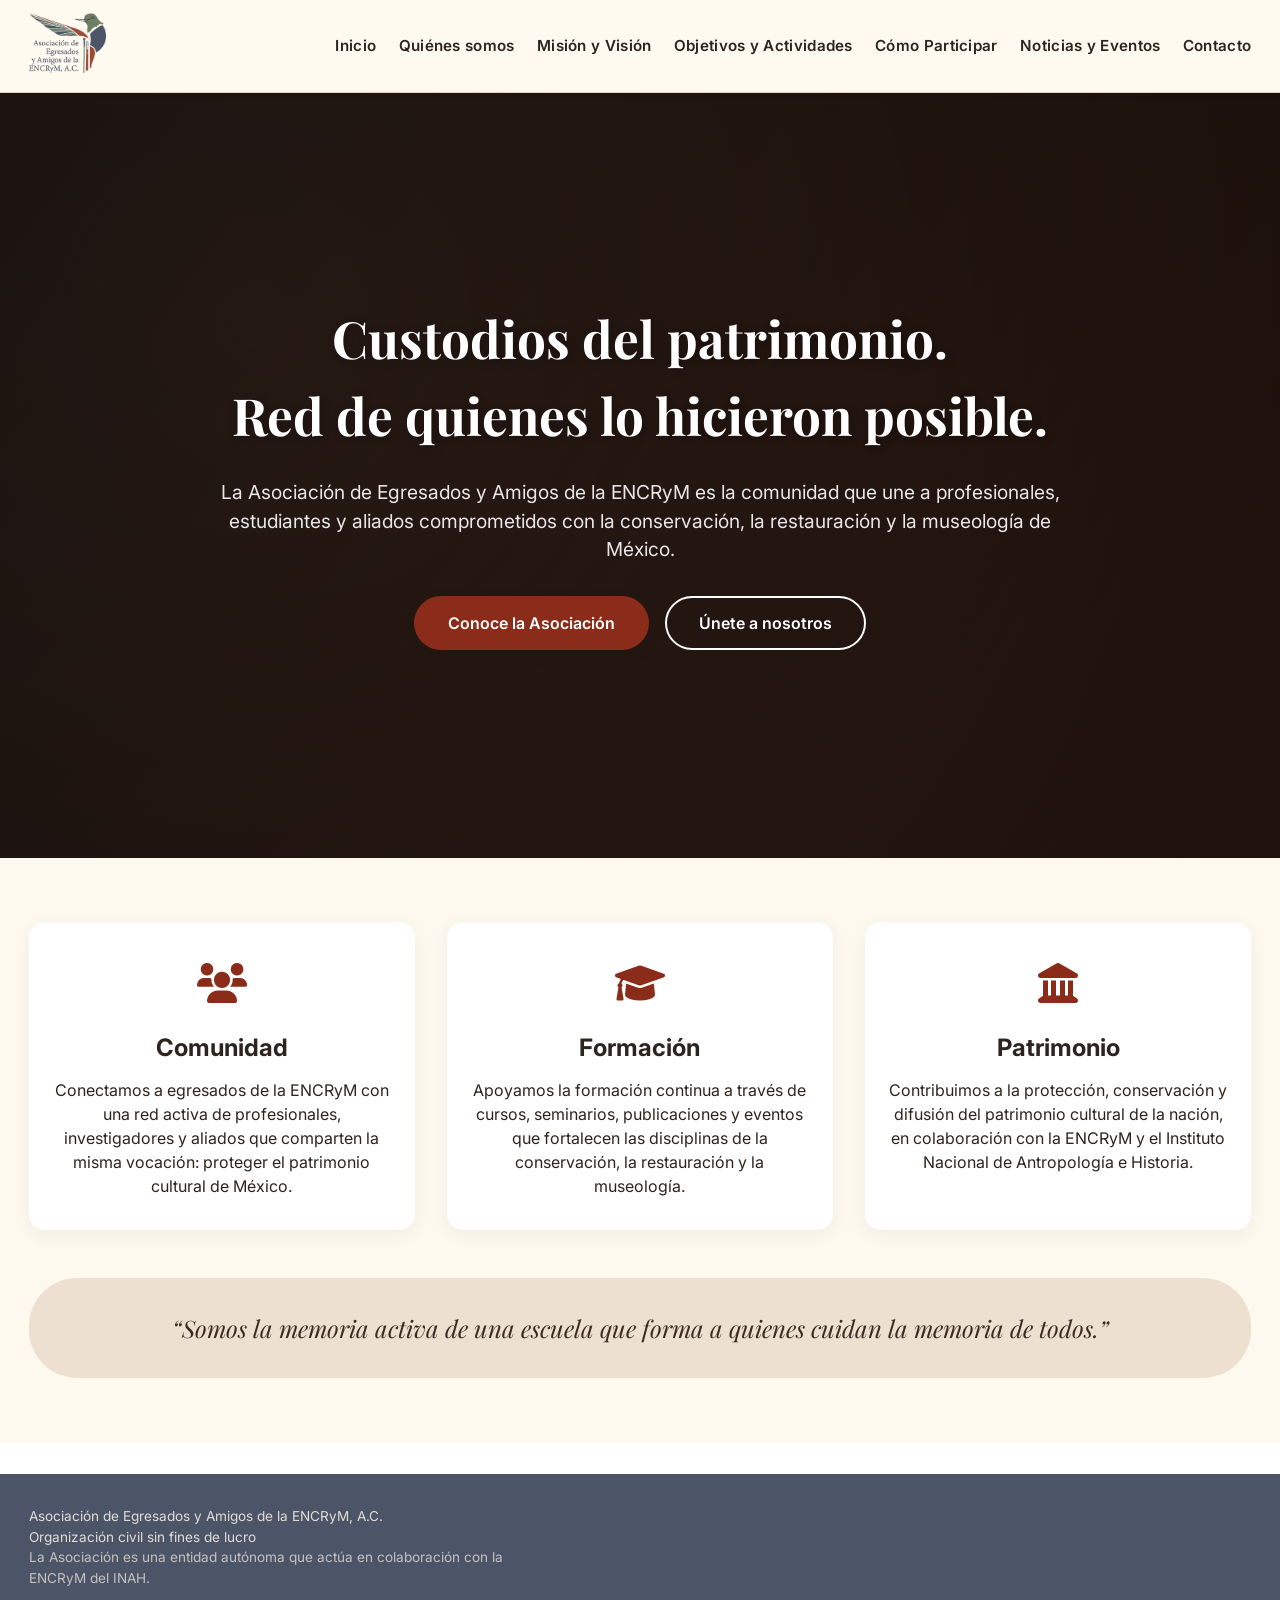
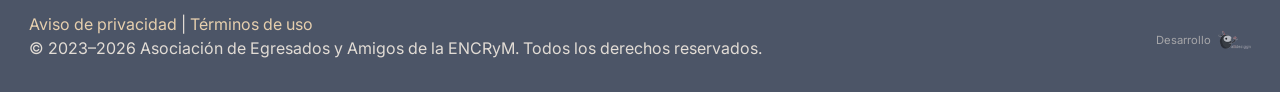
<file: index.html>
<!DOCTYPE html>
<html lang="es">
<head>
    <meta charset="UTF-8">
    <meta name="viewport" content="width=device-width, initial-scale=1.0">
    <title>Asociación de egresados y amigos de la ENCRyM, A.C. | Inicio</title>
    <link href="https://fonts.googleapis.com/css2?family=Inter:opsz,wght@14..32,300;400;500;600;700&family=Playfair+Display:wght@400;500;600;700&display=swap" rel="stylesheet">
    <link rel="stylesheet" href="https://cdnjs.cloudflare.com/ajax/libs/font-awesome/6.0.0-beta3/css/all.min.css">
    <link rel="stylesheet" href="styles.css">
    <meta property="og:title" content="Asociación de egresados y amigos de la ENCRyM, A.C." />
        <meta property="og:url" content="https://www." />
        <meta property="og:image" content="/assets/img/logo.png" />
        <link rel="icon" type="image/x-icon" href="assets/favicon.png" />
</head>
<body>
    <header class="site-header">
        <div class="container header-container">
            <div class="logo-area">
                <img src="logo.png" alt="Logo Asociación ENCRyM" class="header-logo">
                
                <div class="header-logo-container">
    
    
</div>


            </div>
            <button class="mobile-toggle" id="mobileToggle" aria-label="Menú"><i class="fas fa-bars"></i></button>
            <nav class="main-nav" id="mainNav">
                <ul class="nav-menu">
                    <li><a href="index.html" class="nav-link active">Inicio</a></li>
                    <li><a href="quienes.html" class="nav-link">Quiénes somos</a></li>
                    <li><a href="mision-vision.html" class="nav-link">Misión y Visión</a></li>
                    <li><a href="objetivos.html" class="nav-link">Objetivos y Actividades</a></li>
                    <li><a href="participar.html" class="nav-link">Cómo Participar</a></li>
                    <li><a href="noticias.html" class="nav-link">Noticias y Eventos</a></li>
                    <li><a href="contacto.html" class="nav-link">Contacto</a></li>
                </ul>
            </nav>
        </div>
    </header>

    <main>
        <section class="hero-section">
            <div class="hero-overlay"></div>
            <div class="container hero-content">
                <h1 class="hero-title">Custodios del patrimonio.<br>Red de quienes lo hicieron posible.</h1>
                <p class="hero-subtitle">La Asociación de Egresados y Amigos de la ENCRyM es la comunidad que une a profesionales, estudiantes y aliados comprometidos con la conservación, la restauración y la museología de México.</p>
                <div class="hero-buttons">
                    <a href="quienes.html" class="btn btn-primary">Conoce la Asociación</a>
                    <a href="participar.html" class="btn btn-outline-light">Únete a nosotros</a>
                </div>
            </div>
        </section>

        <section class="features-section">
            <div class="container">
                <div class="features-grid">
                    <div class="feature-card"><div class="feature-icon"><i class="fas fa-users"></i></div><h3>Comunidad</h3><p>Conectamos a egresados de la ENCRyM con una red activa de profesionales, investigadores y aliados que comparten la misma vocación: proteger el patrimonio cultural de México.</p></div>
                    <div class="feature-card"><div class="feature-icon"><i class="fas fa-graduation-cap"></i></div><h3>Formación</h3><p>Apoyamos la formación continua a través de cursos, seminarios, publicaciones y eventos que fortalecen las disciplinas de la conservación, la restauración y la museología.</p></div>
                    <div class="feature-card"><div class="feature-icon"><i class="fas fa-landmark"></i></div><h3>Patrimonio</h3><p>Contribuimos a la protección, conservación y difusión del patrimonio cultural de la nación, en colaboración con la ENCRyM y el Instituto Nacional de Antropología e Historia.</p></div>
                </div>
                <div class="feature-quote"><p>“Somos la memoria activa de una escuela que forma a quienes cuidan la memoria de todos.”</p></div>
            </div>
        </section>
    </main>

    <footer class="site-footer">
        <div class="container footer-content">
            <div class="footer-info">
                <p>Asociación de Egresados y Amigos de la ENCRyM, A.C.<br>Organización civil sin fines de lucro</p>
                <p class="legal-note">La Asociación es una entidad autónoma que actúa en colaboración con la ENCRyM del INAH.</p>
            </div>
            <div class="footer-links">
                <a href="#">Aviso de privacidad</a> | <a href="#">Términos de uso</a>
                <p class="copyright">© 2023–2026 Asociación de Egresados y Amigos de la ENCRyM. Todos los derechos reservados.</p>
            </div>
            <div class="footer-dev">
    <span class="dev-label">Desarrollo</span>
    <a href="mailto:alldessign.web@gmail.com"><img src="logo_f-02.png" alt="Logo ENCRyM" class="dev-logo"></a>
</div>


        </div>
    </footer>

    <script>
        const toggle = document.getElementById('mobileToggle');
        const nav = document.getElementById('mainNav');
        if(toggle) toggle.addEventListener('click', () => nav.classList.toggle('nav-open'));
        document.querySelectorAll('.nav-link').forEach(l => l.addEventListener('click', () => nav.classList.remove('nav-open')));
    </script>
</body>
</html>
</file>
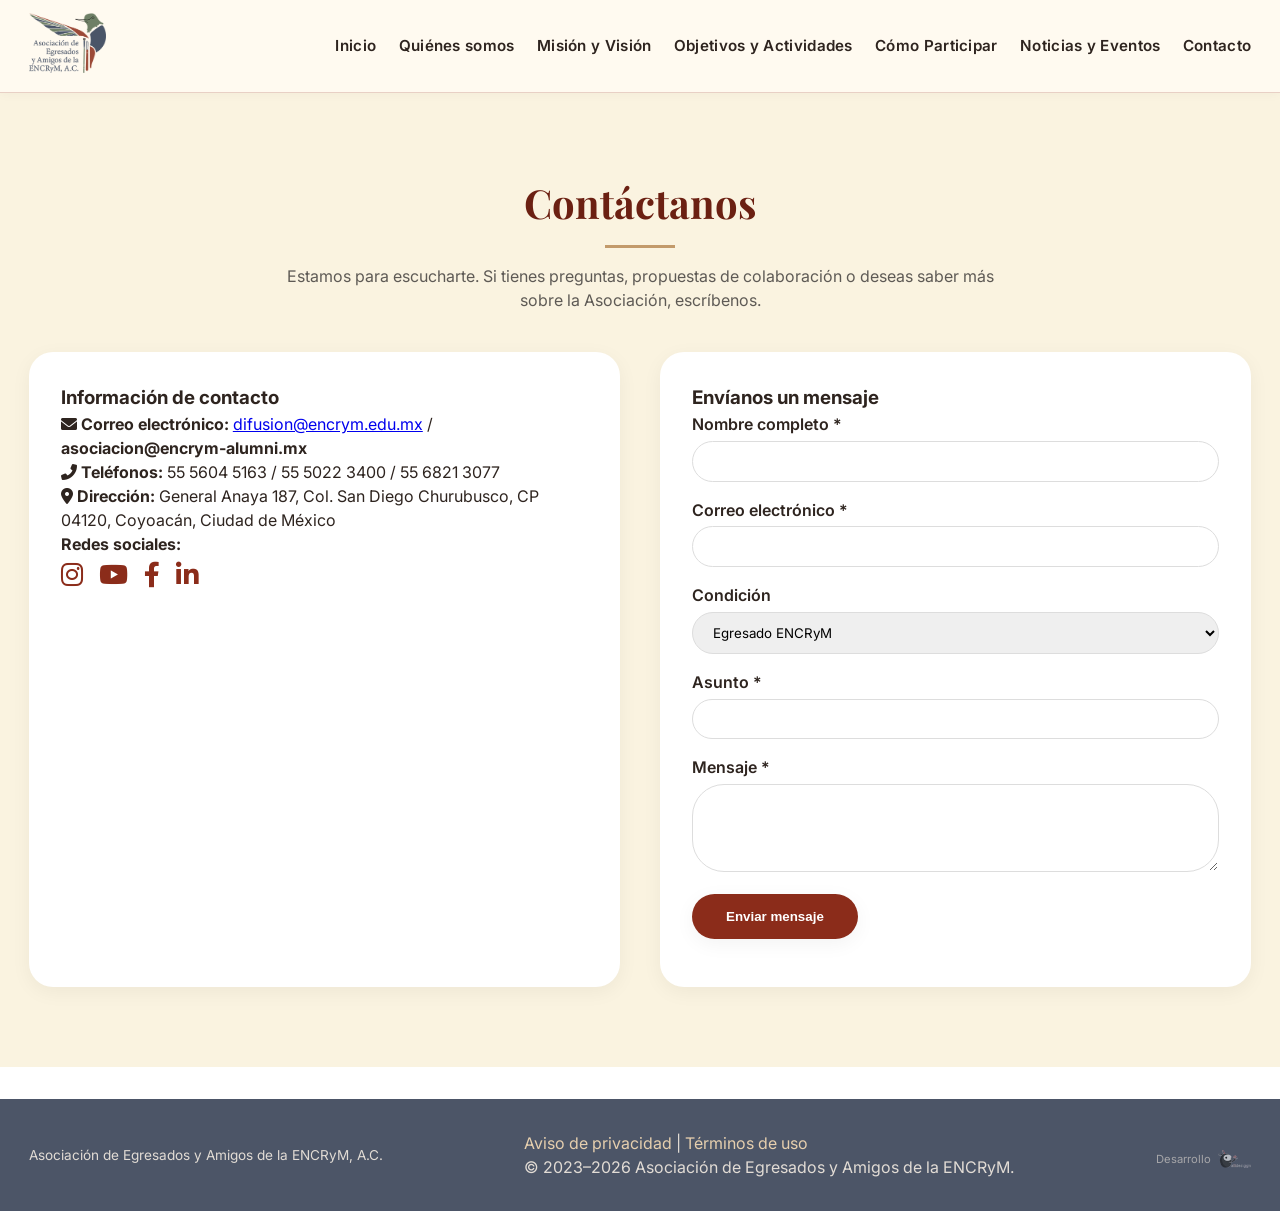
<file: contacto.html>
<!DOCTYPE html>
<html lang="es">
<head>
    <meta charset="UTF-8">
    <meta name="viewport" content="width=device-width, initial-scale=1.0">
    <title>Contacto | ENCRyM Egresados</title>
    <link href="https://fonts.googleapis.com/css2?family=Inter:wght@300;400;500;600;700&family=Playfair+Display:wght@400;500;600;700&display=swap" rel="stylesheet">
    <link rel="stylesheet" href="https://cdnjs.cloudflare.com/ajax/libs/font-awesome/6.0.0-beta3/css/all.min.css">
    <link rel="stylesheet" href="styles.css">
</head>
<body>
    <header class="site-header">
        <div class="container header-container">
            <div class="logo-area">
                <img src="logo.png" alt="Logo Asociación ENCRyM" class="header-logo">
                
                <div class="header-logo-container">
    
    
</div>


            </div>
            <button class="mobile-toggle" id="mobileToggle" aria-label="Menú"><i class="fas fa-bars"></i></button>
            <nav class="main-nav" id="mainNav">
                <ul class="nav-menu">
                    <li><a href="index.html" class="nav-link active">Inicio</a></li>
                    <li><a href="quienes.html" class="nav-link">Quiénes somos</a></li>
                    <li><a href="mision-vision.html" class="nav-link">Misión y Visión</a></li>
                    <li><a href="objetivos.html" class="nav-link">Objetivos y Actividades</a></li>
                    <li><a href="participar.html" class="nav-link">Cómo Participar</a></li>
                    <li><a href="noticias.html" class="nav-link">Noticias y Eventos</a></li>
                    <li><a href="contacto.html" class="nav-link">Contacto</a></li>
                </ul>
            </nav>
        </div>
    </header>
    <main>
        <section class="section-block bg-light-beige">
            <div class="container">
                <h2 class="section-title">Contáctanos</h2>
                <p class="section-subtitle">Estamos para escucharte. Si tienes preguntas, propuestas de colaboración o deseas saber más sobre la Asociación, escríbenos.</p>
                <div class="contact-grid">
                    <div class="contact-info"><h3>Información de contacto</h3><p><i class="fas fa-envelope"></i> <strong>Correo electrónico:</strong> <a href="mailto:difusion@encrym.edu.mx">difusion@encrym.edu.mx</a> / <strong>asociacion@encrym-alumni.mx</strong></p><p><i class="fas fa-phone-alt"></i> <strong>Teléfonos:</strong> 55 5604 5163 / 55 5022 3400 / 55 6821 3077</p><p><i class="fas fa-map-marker-alt"></i> <strong>Dirección:</strong> General Anaya 187, Col. San Diego Churubusco, CP 04120, Coyoacán, Ciudad de México</p><div class="social-media"><p><strong>Redes sociales:</strong></p><a href="https://www.instagram.com/encrym/" target="_blank"><i class="fab fa-instagram"></i></a><a href="https://www.youtube.com/@encrym_inah" target="_blank"><i class="fab fa-youtube"></i></a><a href="#"><i class="fab fa-facebook-f"></i></a><a href="#"><i class="fab fa-linkedin-in"></i></a></div></div>
                    
                   <div class="contact-form">
                        <h3>Envíanos un mensaje</h3>
                        <!-- FORMULARIO CON PHP -->
                        <form action="enviar.php" method="POST" id="contactForm">
                            <div class="form-group">
                                <label for="nombre">Nombre completo *</label>
                                <input type="text" id="nombre" name="nombre" required>
                            </div>
                            <div class="form-group">
                                <label for="email">Correo electrónico *</label>
                                <input type="email" id="email" name="email" required>
                            </div>
                            <div class="form-group">
                                <label for="condicion">Condición</label>
                                <select id="condicion" name="condicion">
                                    <option>Egresado ENCRyM</option>
                                    <option>Estudiante</option>
                                    <option>Docente</option>
                                    <option>Interesado general</option>
                                    <option>Institución u organización</option>
                                </select>
                            </div>
                            <div class="form-group">
                                <label for="asunto">Asunto *</label>
                                <input type="text" id="asunto" name="asunto" required>
                            </div>
                            <div class="form-group">
                                <label for="mensaje">Mensaje *</label>
                                <textarea id="mensaje" name="mensaje" rows="4" required></textarea>
                            </div>
                            <button type="submit" class="btn btn-primary">Enviar mensaje</button>
                            <div id="formFeedback" class="form-feedback"></div>
                        </form>
                    </div>
                </div>
            </div>
        </section>
    </main>

    <footer class="site-footer">
        <div class="container footer-content">
            <div class="footer-info">
                <p>Asociación de Egresados y Amigos de la ENCRyM, A.C.</p>
            </div>
            <div class="footer-links">
                <a href="#">Aviso de privacidad</a> | <a href="#">Términos de uso</a>
                <p class="copyright">© 2023–2026 Asociación de Egresados y Amigos de la ENCRyM.</p>
            </div>
            <!-- Crédito desarrollo -->
            <div class="footer-dev">
                <span class="dev-label">Desarrollo</span>
                <img src="logo_f-02.png" alt="Logo ENCRyM" class="dev-logo" style="height:18px;">
            </div>
        </div>
    </footer>

    <script>
        // Menú móvil
        const toggle = document.getElementById('mobileToggle');
        const nav = document.getElementById('mainNav');
        if(toggle) {
            toggle.addEventListener('click', () => nav.classList.toggle('nav-open'));
        }
        document.querySelectorAll('.nav-link').forEach(l => l.addEventListener('click', () => nav.classList.remove('nav-open')));

        // Mostrar mensaje de éxito o error según el parámetro URL (cuando PHP redirige de vuelta)
        const urlParams = new URLSearchParams(window.location.search);
        const status = urlParams.get('status');
        const feedbackDiv = document.getElementById('formFeedback');
        if (status === 'success') {
            feedbackDiv.innerHTML = '<span class="success-msg">¡Mensaje enviado con éxito! Pronto nos pondremos en contacto contigo.</span>';
            setTimeout(() => feedbackDiv.innerHTML = '', 6000);
        } else if (status === 'error') {
            feedbackDiv.innerHTML = '<span class="error-msg">Hubo un error al enviar el mensaje. Por favor intenta más tarde o escríbenos directamente a nuestro correo.</span>';
            setTimeout(() => feedbackDiv.innerHTML = '', 6000);
        }
    </script>
</body>
</html>
</file>
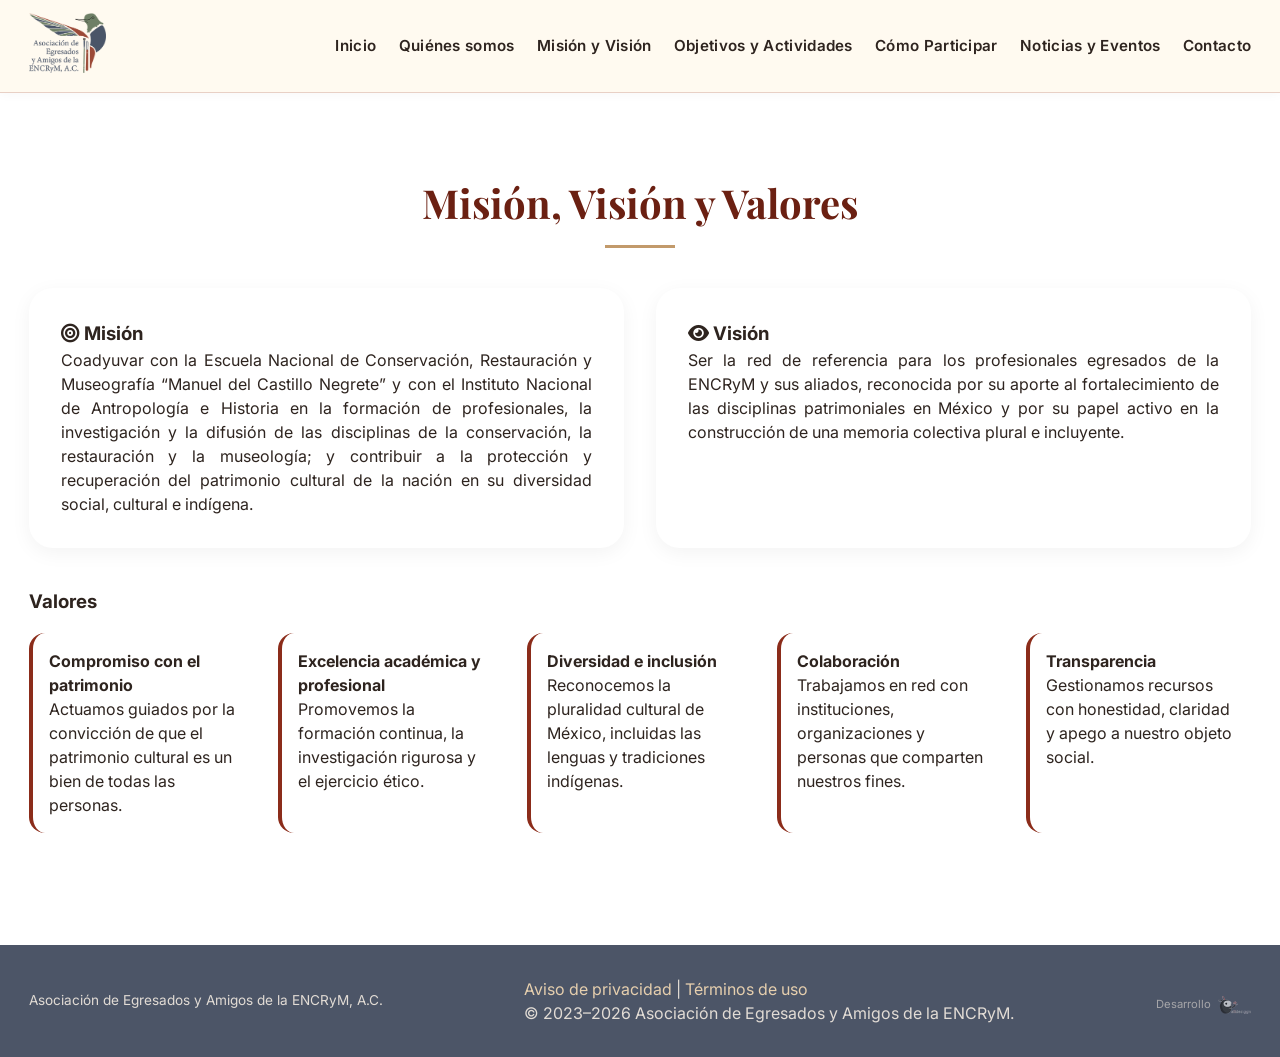
<file: mision-vision.html>
<!DOCTYPE html>
<html lang="es">
<head>
    <meta charset="UTF-8">
    <meta name="viewport" content="width=device-width, initial-scale=1.0">
    <title>Misión, Visión y Valores | ENCRyM Egresados</title>
    <link href="https://fonts.googleapis.com/css2?family=Inter:wght@300;400;500;600;700&family=Playfair+Display:wght@400;500;600;700&display=swap" rel="stylesheet">
    <link rel="stylesheet" href="https://cdnjs.cloudflare.com/ajax/libs/font-awesome/6.0.0-beta3/css/all.min.css">
    <link rel="stylesheet" href="styles.css">
</head>
<body>
    <header class="site-header">
        <div class="container header-container">
            <div class="logo-area">
                <img src="logo.png" alt="Logo Asociación ENCRyM" class="header-logo">
                
                <div class="header-logo-container">
    
    
</div>


            </div>
            <button class="mobile-toggle" id="mobileToggle" aria-label="Menú"><i class="fas fa-bars"></i></button>
            <nav class="main-nav" id="mainNav">
                <ul class="nav-menu">
                    <li><a href="index.html" class="nav-link active">Inicio</a></li>
                    <li><a href="quienes.html" class="nav-link">Quiénes somos</a></li>
                    <li><a href="mision-vision.html" class="nav-link">Misión y Visión</a></li>
                    <li><a href="objetivos.html" class="nav-link">Objetivos y Actividades</a></li>
                    <li><a href="participar.html" class="nav-link">Cómo Participar</a></li>
                    <li><a href="noticias.html" class="nav-link">Noticias y Eventos</a></li>
                    <li><a href="contacto.html" class="nav-link">Contacto</a></li>
                </ul>
            </nav>
        </div>
    </header>
    <main>
        <section class="section-block">
            <div class="container">
                <h2 class="section-title">Misión, Visión y Valores</h2>
                <div class="mision-vision-grid">
                    <div class="card-mv"><h3><i class="fas fa-bullseye"></i> Misión</h3><p class=justif>Coadyuvar con la Escuela Nacional de Conservación, Restauración y Museografía “Manuel del Castillo Negrete” y con el Instituto Nacional de Antropología e Historia en la formación de profesionales, la investigación y la difusión de las disciplinas de la conservación, la restauración y la museología; y contribuir a la protección y recuperación del patrimonio cultural de la nación en su diversidad social, cultural e indígena.</p></div>
                    <div class="card-mv"><h3><i class="fas fa-eye"></i> Visión</h3><p class=justif>Ser la red de referencia para los profesionales egresados de la ENCRyM y sus aliados, reconocida por su aporte al fortalecimiento de las disciplinas patrimoniales en México y por su papel activo en la construcción de una memoria colectiva plural e incluyente.</p></div>
                </div>
                <div class="valores"><h3>Valores</h3><div class="valores-grid"><div><strong>Compromiso con el patrimonio</strong><br>Actuamos guiados por la convicción de que el patrimonio cultural es un bien de todas las personas.</div><div><strong>Excelencia académica y profesional</strong><br>Promovemos la formación continua, la investigación rigurosa y el ejercicio ético.</div><div><strong>Diversidad e inclusión</strong><br>Reconocemos la pluralidad cultural de México, incluidas las lenguas y tradiciones indígenas.</div><div><strong>Colaboración</strong><br>Trabajamos en red con instituciones, organizaciones y personas que comparten nuestros fines.</div><div><strong>Transparencia</strong><br>Gestionamos recursos con honestidad, claridad y apego a nuestro objeto social.</div></div></div>
            </div>
        </section>
    </main>
    <footer class="site-footer"><div class="container footer-content"><div class="footer-info"><p>Asociación de Egresados y Amigos de la ENCRyM, A.C.</p></div><div class="footer-links"><a href="#">Aviso de privacidad</a> | <a href="#">Términos de uso</a><p class="copyright">© 2023–2026 Asociación de Egresados y Amigos de la ENCRyM.</p></div><div class="footer-dev">
    <span class="dev-label">Desarrollo</span>
    <a href="mailto:alldessign.web@gmail.com"><img src="logo_f-02.png" alt="Logo ENCRyM" class="dev-logo"></a></div></footer>
    <script>const toggle=document.getElementById('mobileToggle'),nav=document.getElementById('mainNav');toggle&&toggle.addEventListener('click',()=>nav.classList.toggle('nav-open'));document.querySelectorAll('.nav-link').forEach(l=>l.addEventListener('click',()=>nav.classList.remove('nav-open')));</script>
</body>
</html>
</file>
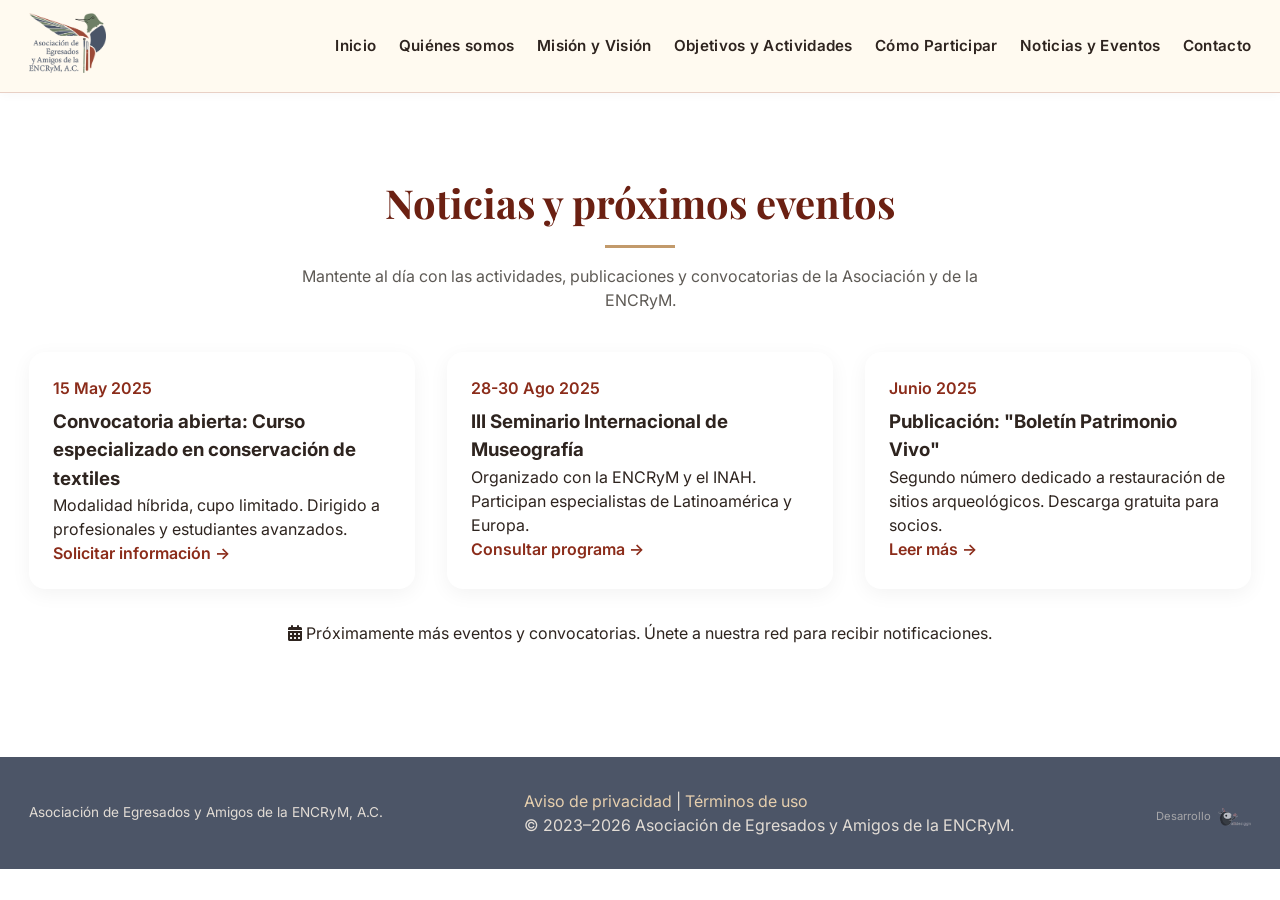
<file: noticias.html>
<!DOCTYPE html>
<html lang="es">
<head>
    <meta charset="UTF-8">
    <meta name="viewport" content="width=device-width, initial-scale=1.0">
    <title>Noticias y Eventos | ENCRyM Egresados</title>
    <link href="https://fonts.googleapis.com/css2?family=Inter:wght@300;400;500;600;700&family=Playfair+Display:wght@400;500;600;700&display=swap" rel="stylesheet">
    <link rel="stylesheet" href="https://cdnjs.cloudflare.com/ajax/libs/font-awesome/6.0.0-beta3/css/all.min.css">
    <link rel="stylesheet" href="styles.css">
</head>
<body>
    <header class="site-header">
        <div class="container header-container">
            <div class="logo-area">
                <img src="logo.png" alt="Logo Asociación ENCRyM" class="header-logo">
                
                <div class="header-logo-container">
    
    
</div>


            </div>
            <button class="mobile-toggle" id="mobileToggle" aria-label="Menú"><i class="fas fa-bars"></i></button>
            <nav class="main-nav" id="mainNav">
                <ul class="nav-menu">
                    <li><a href="index.html" class="nav-link active">Inicio</a></li>
                    <li><a href="quienes.html" class="nav-link">Quiénes somos</a></li>
                    <li><a href="mision-vision.html" class="nav-link">Misión y Visión</a></li>
                    <li><a href="objetivos.html" class="nav-link">Objetivos y Actividades</a></li>
                    <li><a href="participar.html" class="nav-link">Cómo Participar</a></li>
                    <li><a href="noticias.html" class="nav-link">Noticias y Eventos</a></li>
                    <li><a href="contacto.html" class="nav-link">Contacto</a></li>
                </ul>
            </nav>
        </div>
    </header>
    <main>
        <section class="section-block">
            <div class="container">
                <h2 class="section-title">Noticias y próximos eventos</h2>
                <p class="section-subtitle">Mantente al día con las actividades, publicaciones y convocatorias de la Asociación y de la ENCRyM.</p>
                <div class="noticias-grid"><article class="news-card"><div class="news-date">15 May 2025</div><h3>Convocatoria abierta: Curso especializado en conservación de textiles</h3><p>Modalidad híbrida, cupo limitado. Dirigido a profesionales y estudiantes avanzados.</p><a href="contacto.html" class="read-more">Solicitar información →</a></article><article class="news-card"><div class="news-date">28-30 Ago 2025</div><h3>III Seminario Internacional de Museografía</h3><p>Organizado con la ENCRyM y el INAH. Participan especialistas de Latinoamérica y Europa.</p><a href="contacto.html" class="read-more">Consultar programa →</a></article><article class="news-card"><div class="news-date">Junio 2025</div><h3>Publicación: "Boletín Patrimonio Vivo"</h3><p>Segundo número dedicado a restauración de sitios arqueológicos. Descarga gratuita para socios.</p><a href="#" class="read-more">Leer más →</a></article></div>
                <div class="notice-extra" style="margin-top:2rem; text-align:center"><i class="fas fa-calendar-alt"></i> Próximamente más eventos y convocatorias. Únete a nuestra red para recibir notificaciones.</div>
            </div>
        </section>
    </main>
    <footer class="site-footer"><div class="container footer-content"><div class="footer-info"><p>Asociación de Egresados y Amigos de la ENCRyM, A.C.</p></div><div class="footer-links"><a href="#">Aviso de privacidad</a> | <a href="#">Términos de uso</a><p class="copyright">© 2023–2026 Asociación de Egresados y Amigos de la ENCRyM.</p></div><div class="footer-dev">
    <span class="dev-label">Desarrollo</span>
    <a href="mailto:alldessign.web@gmail.com"><img src="logo_f-02.png" alt="Logo ENCRyM" class="dev-logo"></a></div></footer>
    <script>const toggle=document.getElementById('mobileToggle'),nav=document.getElementById('mainNav');toggle&&toggle.addEventListener('click',()=>nav.classList.toggle('nav-open'));document.querySelectorAll('.nav-link').forEach(l=>l.addEventListener('click',()=>nav.classList.remove('nav-open')));</script>
</body>
</html>
</file>
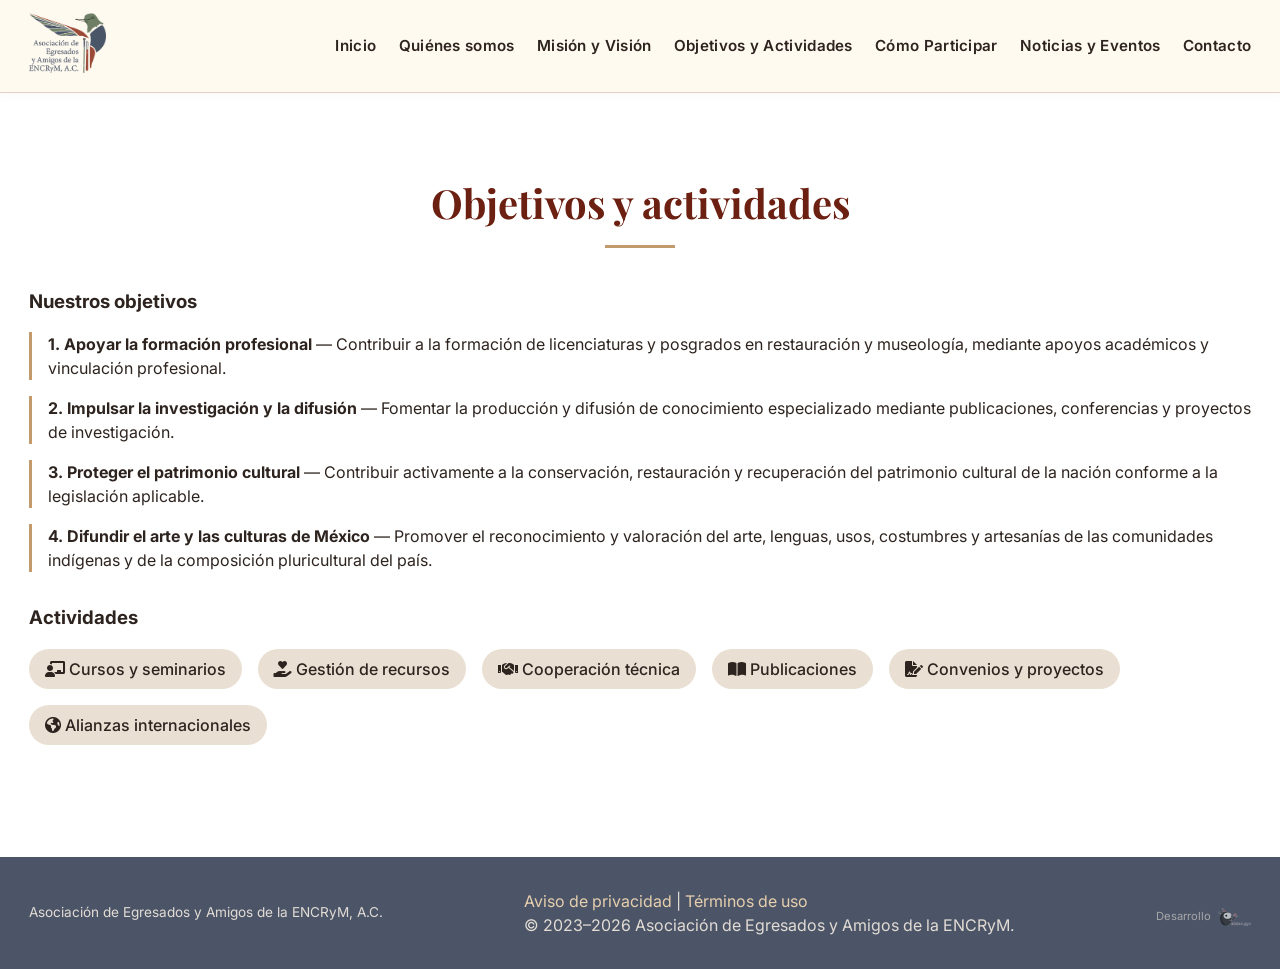
<file: objetivos.html>
<!DOCTYPE html>
<html lang="es">
<head>
    <meta charset="UTF-8">
    <meta name="viewport" content="width=device-width, initial-scale=1.0">
    <title>Objetivos y Actividades | ENCRyM Egresados</title>
    <link href="https://fonts.googleapis.com/css2?family=Inter:wght@300;400;500;600;700&family=Playfair+Display:wght@400;500;600;700&display=swap" rel="stylesheet">
    <link rel="stylesheet" href="https://cdnjs.cloudflare.com/ajax/libs/font-awesome/6.0.0-beta3/css/all.min.css">
    <link rel="stylesheet" href="styles.css">
</head>
<body>
    <header class="site-header">
        <div class="container header-container">
            <div class="logo-area">
                <img src="logo.png" alt="Logo Asociación ENCRyM" class="header-logo">
                
                <div class="header-logo-container">
    
    
</div>


            </div>
            <button class="mobile-toggle" id="mobileToggle" aria-label="Menú"><i class="fas fa-bars"></i></button>
            <nav class="main-nav" id="mainNav">
                <ul class="nav-menu">
                    <li><a href="index.html" class="nav-link active">Inicio</a></li>
                    <li><a href="quienes.html" class="nav-link">Quiénes somos</a></li>
                    <li><a href="mision-vision.html" class="nav-link">Misión y Visión</a></li>
                    <li><a href="objetivos.html" class="nav-link">Objetivos y Actividades</a></li>
                    <li><a href="participar.html" class="nav-link">Cómo Participar</a></li>
                    <li><a href="noticias.html" class="nav-link">Noticias y Eventos</a></li>
                    <li><a href="contacto.html" class="nav-link">Contacto</a></li>
                </ul>
            </nav>
        </div>
    </header>
    <main>
        <section class="section-block">
            <div class="container">
                <h2 class="section-title">Objetivos y actividades</h2>
                <div class="objetivos-lista"><h3>Nuestros objetivos</h3><ul><li><strong>1. Apoyar la formación profesional</strong> — Contribuir a la formación de licenciaturas y posgrados en restauración y museología, mediante apoyos académicos y vinculación profesional.</li><li><strong>2. Impulsar la investigación y la difusión</strong> — Fomentar la producción y difusión de conocimiento especializado mediante publicaciones, conferencias y proyectos de investigación.</li><li><strong>3. Proteger el patrimonio cultural</strong> — Contribuir activamente a la conservación, restauración y recuperación del patrimonio cultural de la nación conforme a la legislación aplicable.</li><li><strong>4. Difundir el arte y las culturas de México</strong> — Promover el reconocimiento y valoración del arte, lenguas, usos, costumbres y artesanías de las comunidades indígenas y de la composición pluricultural del país.</li></ul></div>
                <div class="actividades"><h3>Actividades</h3><div class="actividades-grid"><span><i class="fas fa-chalkboard-user"></i> Cursos y seminarios</span><span><i class="fas fa-hand-holding-heart"></i> Gestión de recursos</span><span><i class="fas fa-handshake"></i> Cooperación técnica</span><span><i class="fas fa-book-open"></i> Publicaciones</span><span><i class="fas fa-file-signature"></i> Convenios y proyectos</span><span><i class="fas fa-globe-americas"></i> Alianzas internacionales</span></div></div>
            </div>
        </section>
    </main>
    <footer class="site-footer"><div class="container footer-content"><div class="footer-info"><p>Asociación de Egresados y Amigos de la ENCRyM, A.C.</p></div><div class="footer-links"><a href="#">Aviso de privacidad</a> | <a href="#">Términos de uso</a><p class="copyright">© 2023–2026 Asociación de Egresados y Amigos de la ENCRyM.</p></div><div class="footer-dev">
    <span class="dev-label">Desarrollo</span>
    <a href="mailto:alldessign.web@gmail.com"><img src="logo_f-02.png" alt="Logo ENCRyM" class="dev-logo"></a></div></footer>
    <script>const toggle=document.getElementById('mobileToggle'),nav=document.getElementById('mainNav');toggle&&toggle.addEventListener('click',()=>nav.classList.toggle('nav-open'));document.querySelectorAll('.nav-link').forEach(l=>l.addEventListener('click',()=>nav.classList.remove('nav-open')));</script>
</body>
</html>
</file>
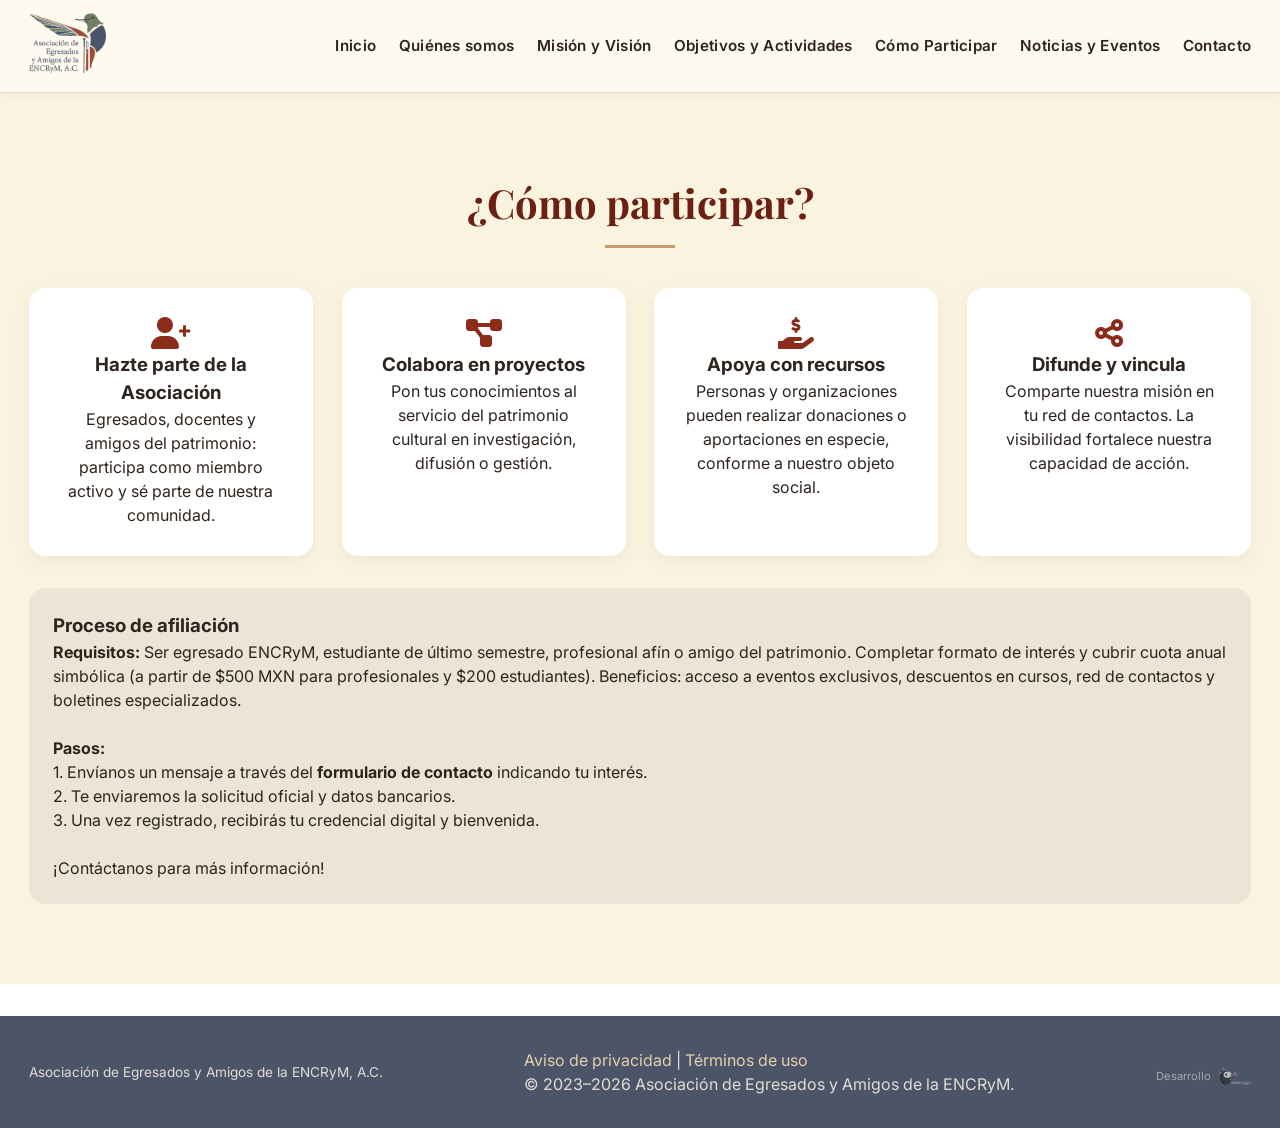
<file: participar.html>
<!DOCTYPE html>
<html lang="es">
<head>
    <meta charset="UTF-8">
    <meta name="viewport" content="width=device-width, initial-scale=1.0">
    <title>Cómo Participar | ENCRyM Egresados</title>
    <link href="https://fonts.googleapis.com/css2?family=Inter:wght@300;400;500;600;700&family=Playfair+Display:wght@400;500;600;700&display=swap" rel="stylesheet">
    <link rel="stylesheet" href="https://cdnjs.cloudflare.com/ajax/libs/font-awesome/6.0.0-beta3/css/all.min.css">
    <link rel="stylesheet" href="styles.css">
</head>
<body>
    <header class="site-header">
        <div class="container header-container">
            <div class="logo-area">
                <img src="logo.png" alt="Logo Asociación ENCRyM" class="header-logo">
                
                <div class="header-logo-container">
    
    
</div>


            </div>
            <button class="mobile-toggle" id="mobileToggle" aria-label="Menú"><i class="fas fa-bars"></i></button>
            <nav class="main-nav" id="mainNav">
                <ul class="nav-menu">
                    <li><a href="index.html" class="nav-link active">Inicio</a></li>
                    <li><a href="quienes.html" class="nav-link">Quiénes somos</a></li>
                    <li><a href="mision-vision.html" class="nav-link">Misión y Visión</a></li>
                    <li><a href="objetivos.html" class="nav-link">Objetivos y Actividades</a></li>
                    <li><a href="participar.html" class="nav-link">Cómo Participar</a></li>
                    <li><a href="noticias.html" class="nav-link">Noticias y Eventos</a></li>
                    <li><a href="contacto.html" class="nav-link">Contacto</a></li>
                </ul>
            </nav>
        </div>
    </header>
    <main>
        <section class="section-block bg-light-beige">
            <div class="container">
                <h2 class="section-title">¿Cómo participar?</h2>
                <div class="participar-grid"><div class="particip-card"><i class="fas fa-user-plus"></i><h3>Hazte parte de la Asociación</h3><p>Egresados, docentes y amigos del patrimonio: participa como miembro activo y sé parte de nuestra comunidad.</p></div><div class="particip-card"><i class="fas fa-project-diagram"></i><h3>Colabora en proyectos</h3><p>Pon tus conocimientos al servicio del patrimonio cultural en investigación, difusión o gestión.</p></div><div class="particip-card"><i class="fas fa-hand-holding-usd"></i><h3>Apoya con recursos</h3><p>Personas y organizaciones pueden realizar donaciones o aportaciones en especie, conforme a nuestro objeto social.</p></div><div class="particip-card"><i class="fas fa-share-alt"></i><h3>Difunde y vincula</h3><p>Comparte nuestra misión en tu red de contactos. La visibilidad fortalece nuestra capacidad de acción.</p></div></div>
                <div class="afiliacion-info"><h3>Proceso de afiliación</h3><p><strong>Requisitos:</strong> Ser egresado ENCRyM, estudiante de último semestre, profesional afín o amigo del patrimonio. Completar formato de interés y cubrir cuota anual simbólica (a partir de $500 MXN para profesionales y $200 estudiantes). Beneficios: acceso a eventos exclusivos, descuentos en cursos, red de contactos y boletines especializados.</p><br><p><strong>Pasos:</strong> <br>1. Envíanos un mensaje a través del <a class=contac href=contacto.html><strong>formulario de contacto</strong></a> indicando tu interés. <br>2. Te enviaremos la solicitud oficial y datos bancarios.<br> 3. Una vez registrado, recibirás tu credencial digital y bienvenida. <br><br><a class=contac href=contacto.html>¡Contáctanos para más información!</p></a></div>
            </div>
        </section>
    </main>
    <footer class="site-footer"><div class="container footer-content"><div class="footer-info"><p>Asociación de Egresados y Amigos de la ENCRyM, A.C.</p></div><div class="footer-links"><a href="#">Aviso de privacidad</a> | <a href="#">Términos de uso</a><p class="copyright">© 2023–2026 Asociación de Egresados y Amigos de la ENCRyM.</p></div><div class="footer-dev">
    <span class="dev-label">Desarrollo</span>
    <a href="mailto:alldessign.web@gmail.com"><img src="logo_f-02.png" alt="Logo ENCRyM" class="dev-logo"></a></div></footer>
    <script>const toggle=document.getElementById('mobileToggle'),nav=document.getElementById('mainNav');toggle&&toggle.addEventListener('click',()=>nav.classList.toggle('nav-open'));document.querySelectorAll('.nav-link').forEach(l=>l.addEventListener('click',()=>nav.classList.remove('nav-open')));</script>
</body>
</html>
</file>
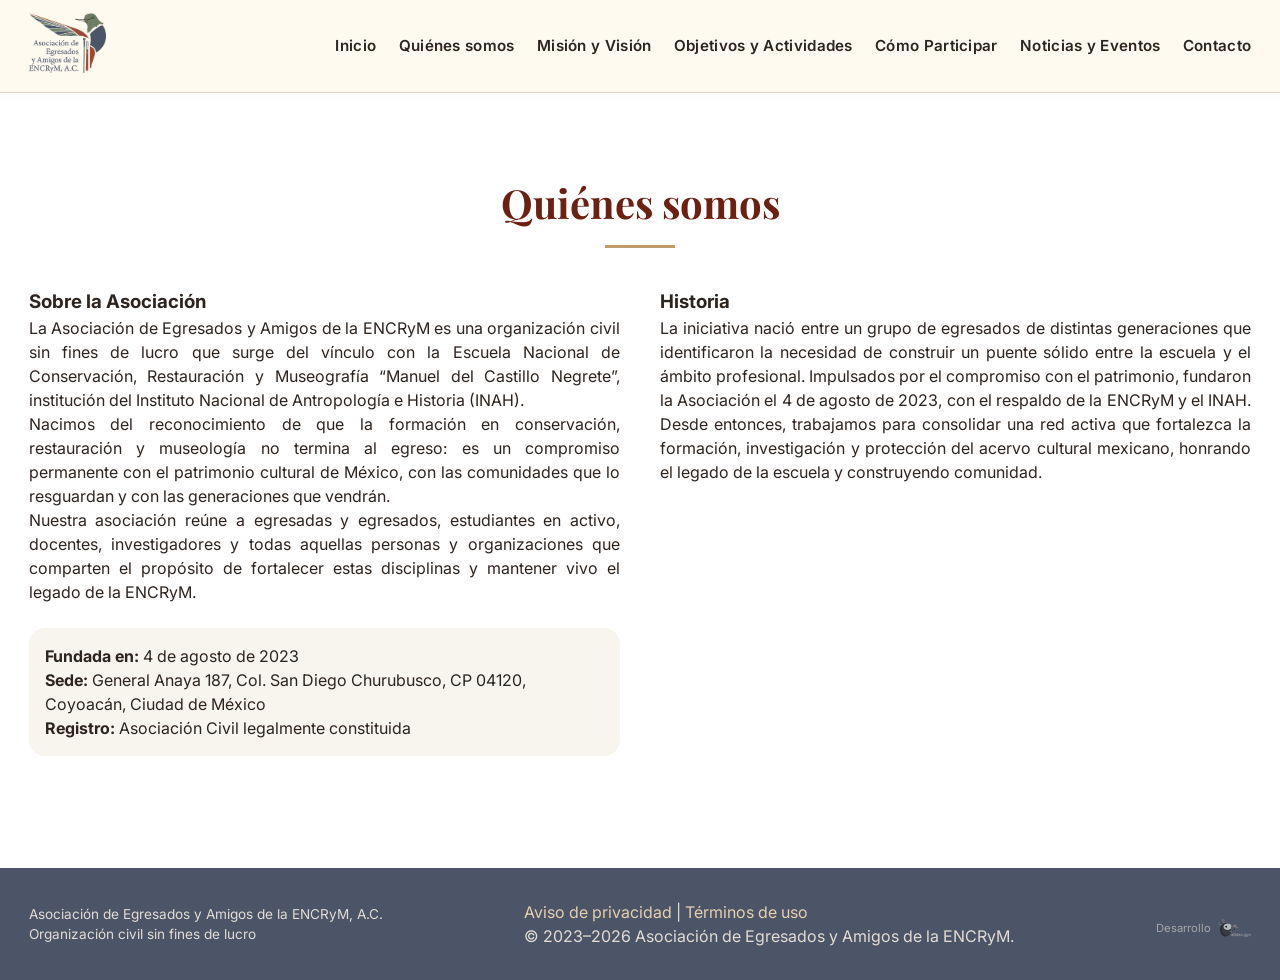
<file: quienes.html>
<!DOCTYPE html>
<html lang="es">
<head>
    <meta charset="UTF-8">
    <meta name="viewport" content="width=device-width, initial-scale=1.0">
    <title>ENCRyM Egresados y Amigos | Quiénes somos</title>
    <link href="https://fonts.googleapis.com/css2?family=Inter:wght@300;400;500;600;700&family=Playfair+Display:wght@400;500;600;700&display=swap" rel="stylesheet">
    <link rel="stylesheet" href="https://cdnjs.cloudflare.com/ajax/libs/font-awesome/6.0.0-beta3/css/all.min.css">
    <link rel="stylesheet" href="styles.css">
</head>
<body>
    <header class="site-header">
        <div class="container header-container">
            <div class="logo-area">
                <img src="logo.png" alt="Logo Asociación ENCRyM" class="header-logo">
                
                <div class="header-logo-container">
    
    
</div>


            </div>
            <button class="mobile-toggle" id="mobileToggle" aria-label="Menú"><i class="fas fa-bars"></i></button>
            <nav class="main-nav" id="mainNav">
                <ul class="nav-menu">
                    <li><a href="index.html" class="nav-link active">Inicio</a></li>
                    <li><a href="quienes.html" class="nav-link">Quiénes somos</a></li>
                    <li><a href="mision-vision.html" class="nav-link">Misión y Visión</a></li>
                    <li><a href="objetivos.html" class="nav-link">Objetivos y Actividades</a></li>
                    <li><a href="participar.html" class="nav-link">Cómo Participar</a></li>
                    <li><a href="noticias.html" class="nav-link">Noticias y Eventos</a></li>
                    <li><a href="contacto.html" class="nav-link">Contacto</a></li>
                </ul>
            </nav>
        </div>
    </header>
    <main>
        <section class="section-block">
            <div class="container">
                <h2 class="section-title">Quiénes somos</h2>
                <div class="two-col-layout">
                    <div class="col">
                        <h3>Sobre la Asociación</h3>
                        <p class=justif>La Asociación de Egresados y Amigos de la ENCRyM es una organización civil sin fines de lucro que surge del vínculo con la Escuela Nacional de Conservación, Restauración y Museografía “Manuel del Castillo Negrete”, institución del Instituto Nacional de Antropología e Historia (INAH).</p>
                        <p class=justif>Nacimos del reconocimiento de que la formación en conservación, restauración y museología no termina al egreso: es un compromiso permanente con el patrimonio cultural de México, con las comunidades que lo resguardan y con las generaciones que vendrán.</p>
                        <p class=justif>Nuestra asociación reúne a egresadas y egresados, estudiantes en activo, docentes, investigadores y todas aquellas personas y organizaciones que comparten el propósito de fortalecer estas disciplinas y mantener vivo el legado de la ENCRyM.</p>
                        <div class="info-data"><p><strong>Fundada en:</strong> 4 de agosto de 2023</p><p><strong>Sede:</strong> General Anaya 187, Col. San Diego Churubusco, CP 04120, Coyoacán, Ciudad de México</p><p><strong>Registro:</strong> Asociación Civil legalmente constituida</p></div>
                    </div>
                    <div class="col">
                        <h3>Historia</h3>
                        <p class=justif>La iniciativa nació entre un grupo de egresados de distintas generaciones que identificaron la necesidad de construir un puente sólido entre la escuela y el ámbito profesional. Impulsados por el compromiso con el patrimonio, fundaron la Asociación el 4 de agosto de 2023, con el respaldo de la ENCRyM y el INAH. Desde entonces, trabajamos para consolidar una red activa que fortalezca la formación, investigación y protección del acervo cultural mexicano, honrando el legado de la escuela y construyendo comunidad.</p>
                    </div>
                </div>
            </div>
        </section>
    </main>
    <footer class="site-footer"><div class="container footer-content"><div class="footer-info"><p>Asociación de Egresados y Amigos de la ENCRyM, A.C.<br>Organización civil sin fines de lucro</p></div><div class="footer-links"><a href="#">Aviso de privacidad</a> | <a href="#">Términos de uso</a><p class="copyright">© 2023–2026 Asociación de Egresados y Amigos de la ENCRyM.</p></div><div class="footer-dev">
    <span class="dev-label">Desarrollo</span>
    <a href="mailto:alldessign.web@gmail.com"><img src="logo_f-02.png" alt="Logo ENCRyM" class="dev-logo"></a></div></footer>
    <script>const toggle=document.getElementById('mobileToggle'),nav=document.getElementById('mainNav');toggle&&toggle.addEventListener('click',()=>nav.classList.toggle('nav-open'));document.querySelectorAll('.nav-link').forEach(l=>l.addEventListener('click',()=>nav.classList.remove('nav-open')));</script>
</body>
</html>
</file>
<file: styles.css>
/* styles.css - Hoja de estilos principal */
@import url('https://fonts.googleapis.com/css2?family=Inter:opsz,wght@14..32,300;14..32,400;14..32,500;14..32,600;14..32,700&family=Playfair+Display:ital,wght@0,400;0,500;0,600;1,400&display=swap');

:root {
    --color-primary: #8b2c1a;      /* Terracota / barro */
    --color-primary-dark: #6b2012;
    --color-secondary: #c29a6b;
    --color-accent: #d8b87a;
    --color-light-bg: #fef9ef;
    --color-soft-beige: #faf3e0;
    --color-dark-text: #2e241f;
    --color-gray-medium: #5e5a55;
    --color-white: #ffffff;
    --shadow-sm: 0 5px 20px rgba(0, 0, 0, 0.05);
    --shadow-md: 0 10px 25px -5px rgba(0, 0, 0, 0.1);
    --border-radius: 1rem;
}

* {
    margin: 0;
    padding: 0;
    box-sizing: border-box;
}

body {
    font-family: 'Inter', sans-serif;
    background-color: var(--color-white);
    color: var(--color-dark-text);
    line-height: 1.5;
    scroll-behavior: smooth;
}
 .header-logo-container {
        display: flex;
        align-items: center;
        gap: 1rem;
        flex-wrap: wrap;
    }
    .header-logo {
        height: 60px;   /* Ajusta según el tamaño real de tu logo */
        width: auto;
        object-fit: contain;
    }
    .header-title {
        font-family: 'Playfair Display', serif;
        font-size: 1.3rem;
        font-weight: 600;
        color: #3d2b1a;
        line-height: 1.2;
    }
    /* Para pantallas pequeñas */
    @media (max-width: 768px) {
        .header-logo {
            height: 45px;
        }
        .header-title {
            font-size: 1rem;
        }
    }

.container {
    max-width: 1280px;
    margin: 0 auto;
    padding: 0 1.8rem;
}

/* Header y navegación */
.site-header {
    background-color: rgba(255, 250, 240, 0.97);
    backdrop-filter: blur(2px);
    box-shadow: 0 2px 10px rgba(0, 0, 0, 0.03);
    position: sticky;
    top: 0;
    z-index: 1000;
    border-bottom: 1px solid rgba(139, 44, 26, 0.2);
}

.header-container {
    display: flex;
    justify-content: space-between;
    align-items: center;
    padding: 0.8rem 1.8rem;
}

.logo-img {
    height: 70px;
    width: auto;
}

.mobile-toggle {
    display: none;
    background: none;
    border: none;
    font-size: 1.8rem;
    color: var(--color-primary);
    cursor: pointer;
}

.main-nav .nav-menu {
    display: flex;
    gap: 1.4rem;
    list-style: none;
}

.nav-menu li a {
    text-decoration: none;
    font-weight: 600;
    color: var(--color-dark-text);
    transition: color 0.2s;
    font-size: 0.95rem;
    letter-spacing: 0.3px;
    padding: 0.5rem 0;
    border-bottom: 2px solid transparent;
}

.nav-menu li a:hover {
    color: var(--color-primary);
    border-bottom-color: var(--color-primary);
}

/* Hero section */
.hero-section {
    position: relative;
    background: linear-gradient(125deg, #2c201b 0%, #4c2a1d 100%);
    min-height: 85vh;
    display: flex;
    align-items: center;
    text-align: center;
    color: white;
}

.hero-overlay {
    position: absolute;
    top: 0;
    left: 0;
    width: 100%;
    height: 100%;
    background: radial-gradient(circle at 20% 30%, rgba(0, 0, 0, 0.3), rgba(0, 0, 0, 0.6));
}

.hero-content {
    position: relative;
    z-index: 2;
    max-width: 900px;
    margin: 0 auto;
}

.hero-title {
    font-family: 'Playfair Display', serif;
    font-size: 3.2rem;
    font-weight: 700;
    margin-bottom: 1.5rem;
    text-shadow: 2px 2px 8px rgba(0,0,0,0.3);
}

.hero-subtitle {
    font-size: 1.2rem;
    margin-bottom: 2rem;
    opacity: 0.9;
    font-weight: 400;
}

.hero-buttons {
    display: flex;
    gap: 1rem;
    justify-content: center;
    flex-wrap: wrap;
}

.btn {
    display: inline-block;
    padding: 0.8rem 2rem;
    border-radius: 2.5rem;
    text-decoration: none;
    font-weight: 600;
    transition: all 0.2s;
    border: 2px solid transparent;
    cursor: pointer;
}

.btn-primary {
    background-color: var(--color-primary);
    color: white;
    box-shadow: var(--shadow-sm);
}

.btn-primary:hover {
    background-color: var(--color-primary-dark);
    transform: translateY(-2px);
}

.btn-outline-light {
    border: 2px solid white;
    background: transparent;
    color: white;
}

.btn-outline-light:hover {
    background-color: white;
    color: var(--color-primary);
}

/* features tres columnas */
.features-section {
    padding: 4rem 0;
    background-color: var(--color-light-bg);
}

.features-grid {
    display: grid;
    grid-template-columns: repeat(auto-fit, minmax(280px, 1fr));
    gap: 2rem;
    margin-bottom: 3rem;
}

.feature-card {
    background: white;
    padding: 2rem 1.5rem;
    text-align: center;
    border-radius: var(--border-radius);
    box-shadow: var(--shadow-sm);
    transition: all 0.2s ease;
}

.feature-card:hover {
    transform: translateY(-5px);
    box-shadow: var(--shadow-md);
}

.feature-icon {
    font-size: 2.5rem;
    color: var(--color-primary);
    margin-bottom: 1rem;
}

.feature-card h3 {
    font-size: 1.5rem;
    margin-bottom: 0.8rem;
    font-weight: 700;
}

.feature-quote {
    text-align: center;
    font-size: 1.5rem;
    font-style: italic;
    font-family: 'Playfair Display', serif;
    background: #ede0d0;
    padding: 2rem;
    border-radius: 3rem;
    margin-top: 2rem;
    color: #3b2a22;
}

/* Secciones comunes */
.section-block {
    padding: 5rem 0;
}

.bg-light-beige {
    background-color: var(--color-soft-beige);
}

.section-title {
    font-family: 'Playfair Display', serif;
    font-size: 2.5rem;
    text-align: center;
    margin-bottom: 2.5rem;
    color: var(--color-primary-dark);
    position: relative;
}

.section-title:after {
    content: '';
    display: block;
    width: 70px;
    height: 3px;
    background: var(--color-secondary);
    margin: 0.8rem auto 0;
}

.section-subtitle {
    text-align: center;
    max-width: 720px;
    margin: -1.5rem auto 2.5rem;
    color: var(--color-gray-medium);
}

.two-col-layout {
    display: grid;
    grid-template-columns: 1fr 1fr;
    gap: 2.5rem;
}

.info-data {
    background: rgba(210, 180, 140, 0.15);
    padding: 1rem;
    border-radius: 1rem;
    margin-top: 1.5rem;
}

.mision-vision-grid {
    display: grid;
    grid-template-columns: 1fr 1fr;
    gap: 2rem;
    margin-bottom: 2.5rem;
}

.card-mv {
    background: white;
    padding: 2rem;
    border-radius: 1.5rem;
    box-shadow: var(--shadow-sm);
}

.valores-grid {
    display: grid;
    grid-template-columns: repeat(auto-fill, minmax(220px, 1fr));
    gap: 1.5rem;
    margin-top: 1rem;
}

.valores-grid div {
    background: white;
    padding: 1rem;
    border-radius: 1rem;
    border-left: 4px solid var(--color-primary);
}

.objetivos-lista ul {
    list-style: none;
    margin: 1rem 0 2rem;
}

.objetivos-lista li {
    margin-bottom: 1rem;
    padding-left: 1rem;
    border-left: 3px solid var(--color-secondary);
}

.actividades-grid {
    display: flex;
    flex-wrap: wrap;
    gap: 1rem;
    margin-top: 1rem;
}

.actividades-grid span {
    background: #e9dfd2;
    padding: 0.5rem 1rem;
    border-radius: 2rem;
    font-weight: 500;
}

.participar-grid {
    display: grid;
    grid-template-columns: repeat(auto-fit, minmax(240px, 1fr));
    gap: 1.8rem;
    margin-bottom: 2rem;
}

.particip-card {
    background: white;
    padding: 1.8rem;
    border-radius: 1rem;
    text-align: center;
    box-shadow: var(--shadow-sm);
}

.particip-card i {
    font-size: 2rem;
    color: var(--color-primary);
}

.afiliacion-info {
    background: #e9dfd2b3;
    padding: 1.5rem;
    border-radius: 1rem;
}

.noticias-grid {
    display: grid;
    grid-template-columns: repeat(auto-fit, minmax(280px, 1fr));
    gap: 2rem;
}

.news-card {
    background: white;
    border-radius: 1rem;
    padding: 1.5rem;
    box-shadow: var(--shadow-sm);
    transition: 0.2s;
}

.news-date {
    color: var(--color-primary);
    font-weight: 600;
    margin-bottom: 0.5rem;
}

.read-more {
    text-decoration: none;
    font-weight: 600;
    color: var(--color-primary);
}

.contact-grid {
    display: grid;
    grid-template-columns: 1fr 1fr;
    gap: 2.5rem;
}

.contact-info, .contact-form {
    background: white;
    padding: 2rem;
    border-radius: 1.5rem;
    box-shadow: var(--shadow-sm);
}

.form-group {
    margin-bottom: 1rem;
}

.form-group label {
    display: block;
    font-weight: 600;
    margin-bottom: 0.3rem;
}

.form-group input, .form-group select, .form-group textarea {
    width: 100%;
    padding: 0.7rem 1rem;
    border: 1px solid #ddd;
    border-radius: 2rem;
    font-family: inherit;
}

.form-feedback {
    margin-top: 1rem;
}

.success-msg {
    color: #2b7a3e;
    background: #e0f2e9;
    padding: 0.5rem;
    border-radius: 2rem;
    display: inline-block;
    width: 100%;
    text-align: center;
}

.error-msg {
    color: #b33;
    background: #ffe6e6;
    padding: 0.5rem;
    border-radius: 2rem;
    text-align: center;
}

.social-media a {
    font-size: 1.6rem;
    margin-right: 1rem;
    color: var(--color-primary);
    transition: 0.2s;
}

.site-footer {
    background: #4c5567;
    color: #e2dcd5;
    padding: 2rem 0;
    margin-top: 2rem;
}

.footer-content {
    display: flex;
    flex-wrap: wrap;
    justify-content: space-between;
    align-items: center;
    gap: 1.5rem;
}

.footer-info p {
    font-size: 0.85rem;
    max-width: 500px;
}

.legal-note {
    font-size: 0.75rem;
    opacity: 0.8;
}

.footer-links a {
    color: #e6cfae;
    text-decoration: none;
}
.footer-dev {
        display: inline-flex;
        align-items: center;
        gap: 0.4rem;
        font-size: 0.7rem;
        opacity: 0.6;
        transition: opacity 0.2s;
        margin-top: 0.5rem;
    }
    .footer-dev:hover {
        opacity: 0.9;
    }
    .dev-logo {
        height: 18px;
        width: auto;
        filter: grayscale(0.2);
        vertical-align: middle;
    }
    /* Si el logo tiene fondo oscuro, puedes ajustar filtro */
    @media (max-width: 600px) {
        .dev-logo {
            height: 14px;
        }
        .dev-label {
            font-size: 0.6rem;
        }
    }

    .contac {
        color: var(--color-dark-text);
        text-decoration: none!important;
    }

.justif{
    text-align: justify;
}
/* responsive */
@media (max-width: 992px) {
    .mobile-toggle {
        display: block;
    }
    .main-nav {
        position: fixed;
        top: 80px;
        left: -100%;
        width: 75%;
        height: calc(100% - 80px);
        background: white;
        box-shadow: 2px 4px 12px rgba(0,0,0,0.1);
        transition: left 0.3s;
        z-index: 999;
        padding: 2rem;
    }
    .main-nav.nav-open {
        left: 0;
    }
    .main-nav .nav-menu {
        flex-direction: column;
        gap: 1.8rem;
    }
    .two-col-layout, .mision-vision-grid, .contact-grid {
        grid-template-columns: 1fr;
    }
    .hero-title {
        font-size: 2.3rem;
    }
    .section-title {
        font-size: 2rem;
    }
}

@media (max-width: 768px) {
    .features-grid, .participar-grid, .noticias-grid {
        grid-template-columns: 1fr;
    }
    .hero-buttons {
        flex-direction: column;
        align-items: center;
    }
    .container {
        padding: 0 1.2rem;
    }
    .footer-content {
        flex-direction: column;
        text-align: center;
    }
}
</file>
